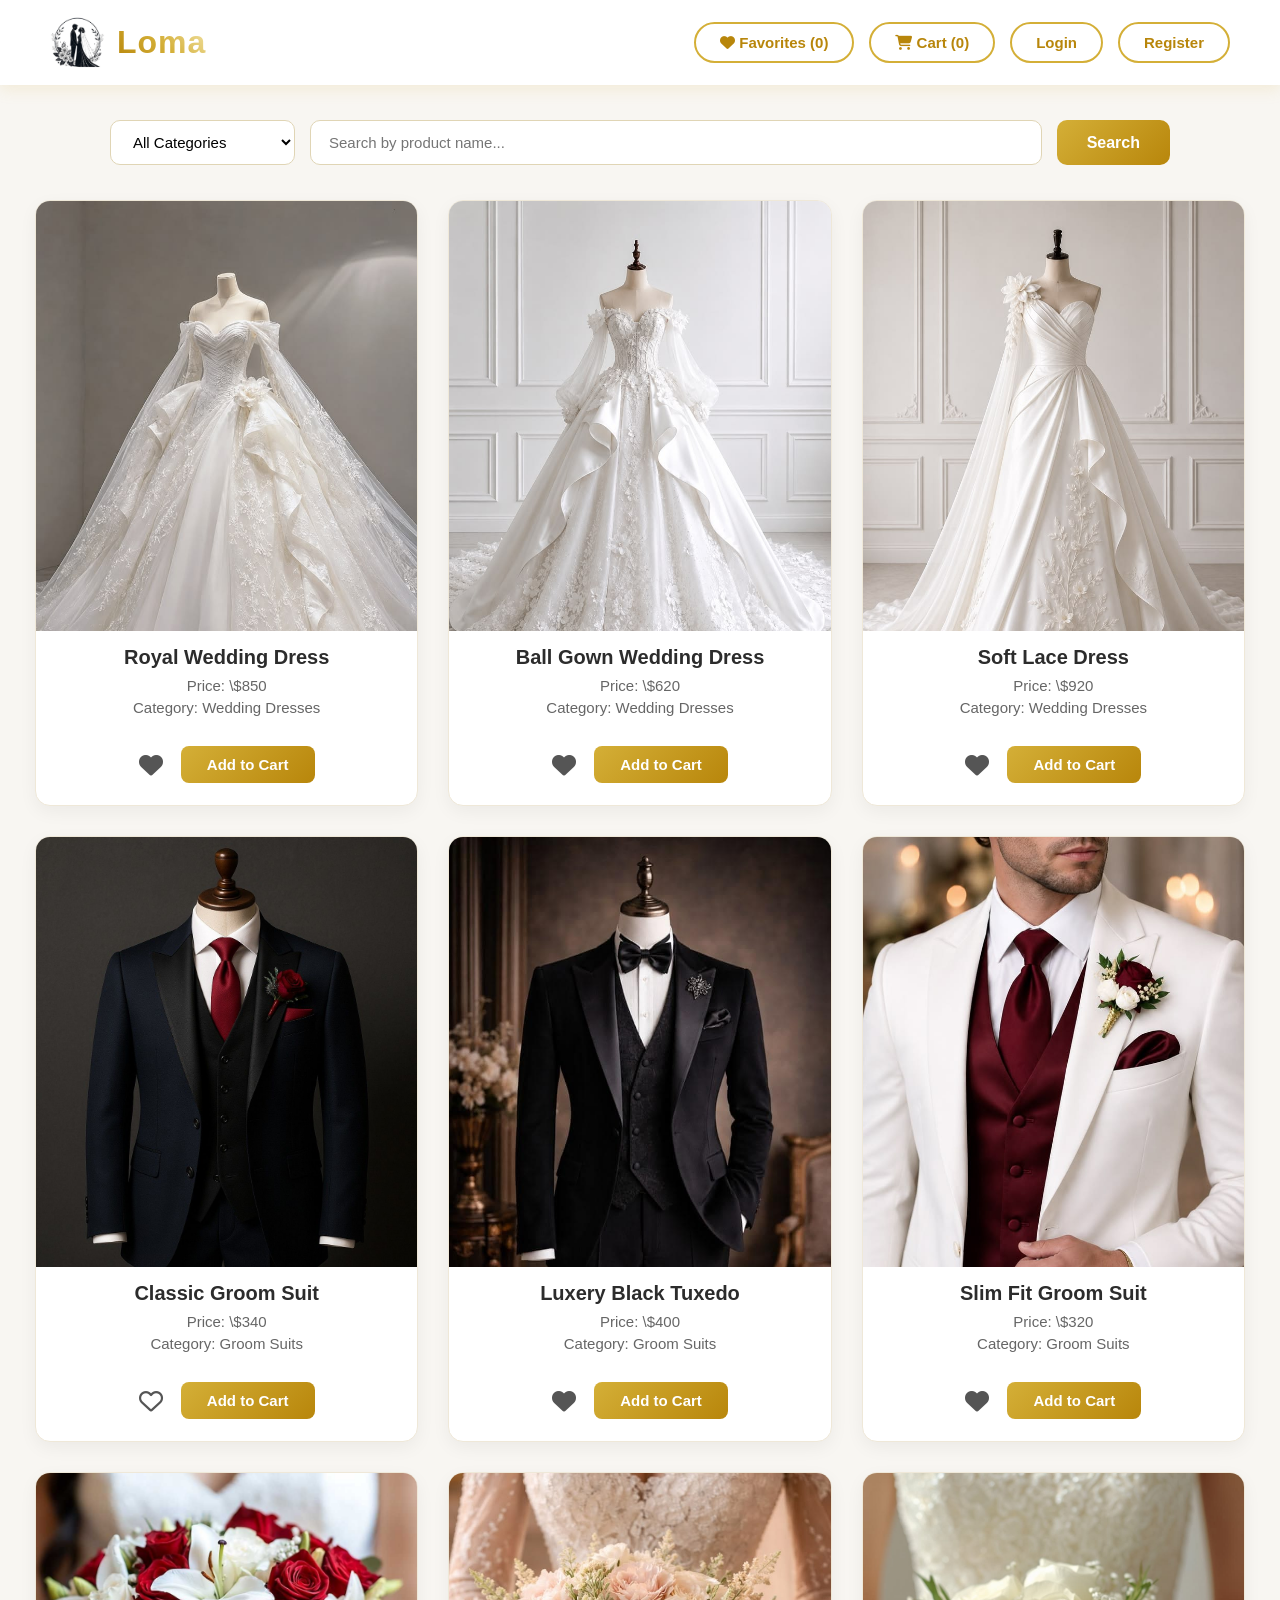
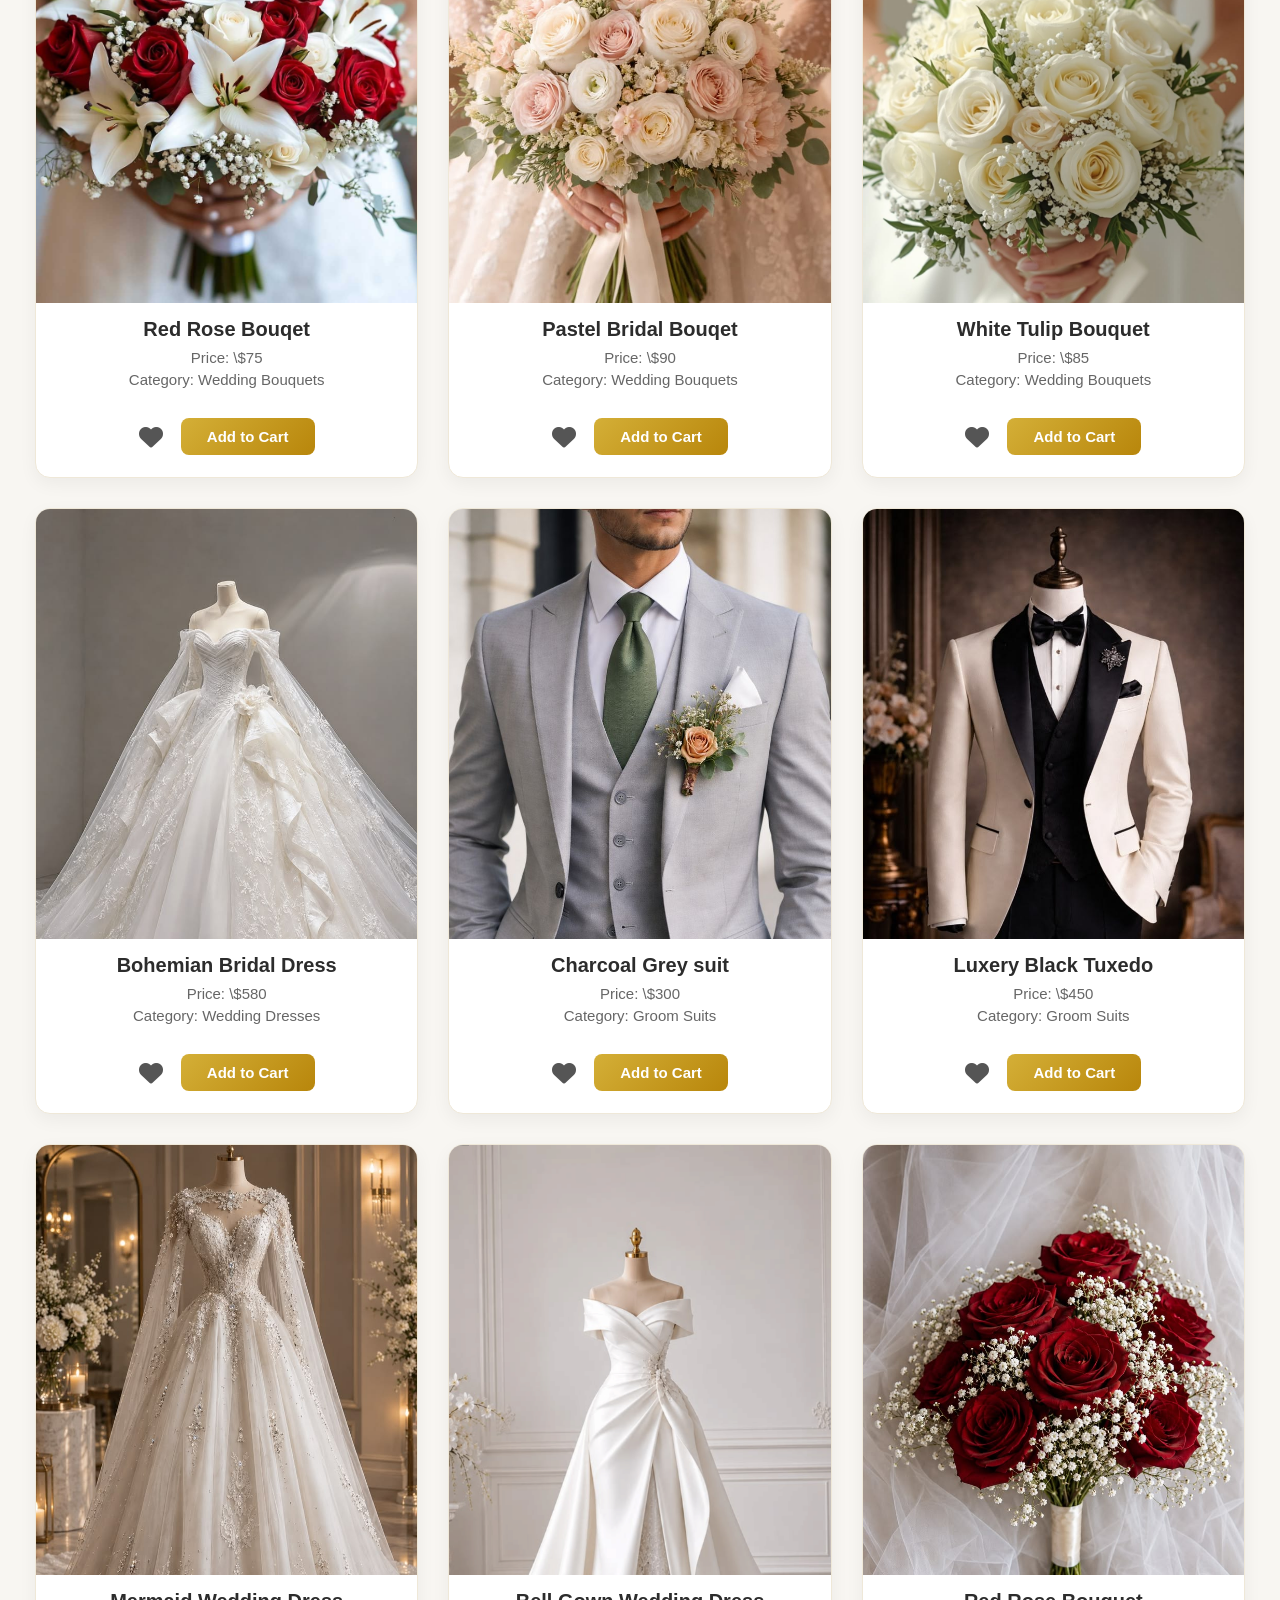
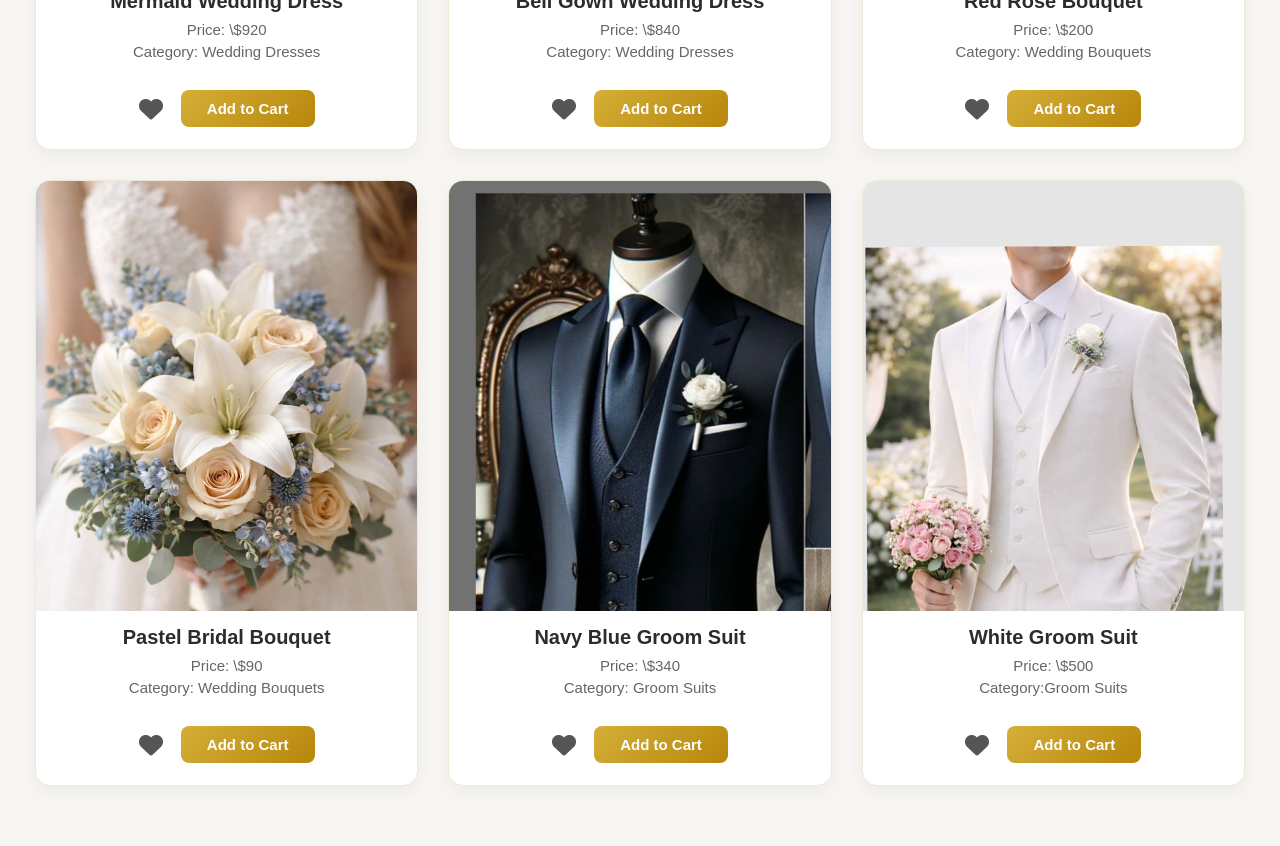
<file: index.html>
<!DOCTYPE html>
<html lang="en" dir="ltr">
<head>
    <meta charset="UTF-8">
    <meta name="viewport" content="width=device-width, initial-scale=1.0">
    <title>Loma - Wedding & Event Supplies</title>
    <link rel="stylesheet" href="css/all.css">
    <link rel="stylesheet" href="css/style.css">
    
</head>
<body>

    <!-- Header -->
    <header>
        <div class="logo">
            <img src="images/images.jfif" alt="Roma Logo" class="logo-img">
            <span class="brand-name">Loma</span>
        </div>
        
        <div class="header-buttons">
            <a href="favorites.html" class="btn" id="favLink">
                <i class="fa-solid fa-heart"></i> Favorites (<span id="favCount">0</span>)
            </a>
            <a href="cart.html" class="btn" id="cartLink">
                <i class="fa-solid fa-cart-shopping"></i> Cart (<span id="cartCount">0</span>)
            </a>
            <a href="login.html" class="btn">Login</a>
            <a href="register.html" class="btn">Register</a>
        </div>
    </header>

    <!-- Search & Filter Section -->
    <section class="search-section">
        <select id="categoryFilter">
            <option value="">All Categories</option>
            <option value="dresses">Wedding Dresses</option>
            <option value="suits">Groom Suits</option>
            <option value="bouquets">Wedding Bouquets</option>
        </select>
        <input type="text" id="searchInput" placeholder="Search by product name...">
        <button type="button" id="searchBtn">Search</button>
    </section>

    <!-- Products Grid (18 Products) -->
    <main class="products-container">
        <!-- Product 1 -->
        <div class="product-card">
            <img src="images/5384f646a953e2b94440c1239414d26f.jpg" alt="Royal Wedding Dress">
            <div class="product-info">
                <h3>Royal Wedding Dress</h3>
                <p>Price: \$850</p>
                <p>Category: Wedding Dresses</p>
            </div>
            <div class="actions">
                <i class="fa-solid fa-heart"></i>
                <button>Add to Cart</button>
            </div>
        </div>

        <!-- Product 2 -->
        <div class="product-card">
            <img src="images/a807d6228b68c50771a16542f70bc3ee.jpg" alt="Classic Groom Suit">
            <div class="product-info">
                <h3>Ball Gown Wedding Dress</h3>
                <p>Price: \$620</p>
                <p>Category: Wedding Dresses</p>
            </div>
            <div class="actions">
                <i class="fa-solid fa-heart"></i>
                <button>Add to Cart</button>
                
            </div>
        </div>

        <!-- Product 3 -->
        <div class="product-card">
            <img src="images/7a116fff385644e8fe7907719d769e08 (1).jpg" alt="Red Rose Bouquet">
            <div class="product-info">
                <h3>Soft Lace Dress</h3>
                <p>Price: \$920</p>
                <p>Category: Wedding Dresses</p>
            </div>
            <div class="actions">
<i class="fa-solid fa-heart"></i>
                <button>Add to Cart</button>
            </div>
        </div>

        <!-- Product 4 -->
        <div class="product-card">
            <img src="images/11168a2779ecbabbc82f5c2fc34c3dd2.jpg" alt="Soft Lace Dress">
            <div class="product-info">
                <h3>Classic Groom Suit</h3>
                <p>Price: \$340</p>
                <p>Category: Groom Suits</p>
            </div>
            <div class="actions">
                <i class="fa-regular fa-heart"></i>
                <button>Add to Cart</button>
            </div>
        </div>

        <!-- Product 5 -->
        <div class="product-card">
            <img src="images/114e8e459145b68b7c0579ad722489a8.jpg" alt="Slim Fit Groom Suit">
            <div class="product-info">
                <h3>Luxery Black Tuxedo</h3>
                <p>Price: \$400</p>
                <p>Category: Groom Suits</p>
            </div>
            <div class="actions">
                <i class="fa-solid fa-heart"></i>
                <button>Add to Cart</button>
            </div>
        </div>

        <!-- Product 6 -->
        <div class="product-card">
            <img src="images/156bd7e1de06838159556728f3429ccd.jpg" alt="Car Floral Arrangement">
            <div class="product-info">
                <h3>Slim Fit Groom Suit</h3>
                <p>Price: \$320</p>
                <p>Category: Groom Suits</p>
            </div>
            <div class="actions">
                <i class="fa-solid fa-heart"></i>
                <button>Add to Cart</button>
            </div>
        </div>

        <!-- Product 7 -->
        <div class="product-card">
            <img src="images/450acc2f4a8108e1eb0d6df9726fcbf0.jpg" alt="Ball Gown Wedding Dress">
            <div class="product-info">
                <h3>Red Rose Bouqet</h3>
                <p>Price: \$75</p>
                <p>Category: Wedding Bouquets</p>
            </div>
            <div class="actions">
                <i class="fa-solid fa-heart"></i>
                <button>Add to Cart</button>
            </div>
        </div>

        <!-- Product 8 -->
        <div class="product-card">
            <img src="images/58e8024d359953c187576b4277a52144.jpg" alt="Luxury Black Tuxedo">
            <div class="product-info">
                <h3>Pastel Bridal Bouqet</h3>
                <p>Price: \$90</p>
                <p>Category: Wedding Bouquets</p>
            </div>
            <div class="actions">
                <i class="fa-solid fa-heart"></i>
                <button>Add to Cart</button>
            </div>
        </div>

        <!-- Product 9 -->
        <div class="product-card">
<img src="images/7ea456158288616c2c0b0d3e9b6ba430.jpg" alt="Hall Floral Centerpiece">
            <div class="product-info">
                <h3>White Tulip Bouquet</h3>
                <p>Price: \$85</p>
                <p>Category: Wedding Bouquets</p>
            </div>
            <div class="actions">
                <i class="fa-solid fa-heart"></i>
                <button>Add to Cart</button>
            </div>
        </div>

        <!-- Product 10 -->
        <div class="product-card">
            <img src="images/5384f646a953e2b94440c1239414d26f.jpg" alt="Bohemian Bridal Dress">
            <div class="product-info">
                <h3>Bohemian Bridal Dress</h3>
                <p>Price: \$580</p>
                <p>Category: Wedding Dresses</p>
            </div>
            <div class="actions">
                <i class="fa-solid fa-heart"></i>
                <button>Add to Cart</button>
            </div>
        </div>

        <!-- Product 11 -->
        <div class="product-card">
            <img src="images/7d0a0094d0344d1534d8c14cb5ce44f4.jpg" alt="Charcoal Grey Suit">
            <div class="product-info">
                <h3>Charcoal Grey suit</h3>
                <p>Price: \$300</p>
                <p>Category: Groom Suits</p>
            </div>
            <div class="actions">
               <i class="fa-solid fa-heart"></i>
                <button>Add to Cart</button>
            </div>
        </div>

        <!-- Product 12 -->
        <div class="product-card">
                        <img src="images/71a26946a5753b7ddf3ff3806b6998cf.jpg" alt="White Aster Bouquet">
            <div class="product-info">
                <h3>Luxery Black Tuxedo</h3>
                <p>Price: \$450</p>
                <p>Category: Groom Suits</p>
            </div>
            <div class="actions">
                <i class="fa-solid fa-heart"></i>
                <button>Add to Cart</button>
            </div>
        </div>

        <!-- Product 13 -->
        <div class="product-card">
            <img src="images/88ba080a1af0ad17f69e7a68657f003a.jpg" alt="Mermaid Wedding Dress">
            <div class="product-info">
                <h3>Mermaid Wedding Dress</h3>
                <p>Price: \$920</p>
                <p>Category: Wedding Dresses</p>
            </div>
            <div class="actions">
                <i class="fa-solid fa-heart"></i>
                <button>Add to Cart</button>
            </div>
        </div>

        <!-- Product 14 -->
        <div class="product-card">
            <img src="images/download (7).png" alt="Navy Blue Groom Suit">
            <div class="product-info">
                <h3>Bell Gown Wedding Dress</h3>
                <p>Price: \$840</p>
                <p>Category: Wedding Dresses</p>
            </div>
            <div class="actions">
                <i class="fa-solid fa-heart"></i>
                <button>Add to Cart</button>
            </div>
        </div>

        <!-- Product 15 -->
        <div class="product-card">
            <img src="images/b8555bd0bcf5f3eb3fd3418d12a35075.jpg" alt="Pastel Bridal Bouquet">
            <div class="product-info">
                <h3>Red Rose Bouquet</h3>
                <p>Price: \$200</p>
                <p>Category: Wedding Bouquets</p>
            </div>
            <div class="actions">
               <i class="fa-solid fa-heart"></i>
                <button>Add to Cart</button>
            </div>
        </div>

        <!-- Product 16 -->
        <div class="product-card">
            <img src="images/c423db65f26b3c492874be40fcf9f2e2.jpg" alt="Embroidered Bridal Gown">
            <div class="product-info">
                  <h3>Pastel Bridal Bouquet</h3>
                <p>Price: \$90</p>
                <p>Category: Wedding Bouquets</p>
            </div>
            <div class="actions">
               <i class="fa-solid fa-heart"></i>
                <button>Add to Cart</button>
            </div>
        </div>

        <!-- Product 17 -->
        <div class="product-card">
            <img src="images/download.png" alt="Summer Beige Suit">
            <div class="product-info">
                <h3>Navy Blue Groom Suit</h3>
                <p>Price: \$340</p>
                <p>Category: Groom Suits</p>
            </div>
            <div class="actions">
              <i class="fa-solid fa-heart"></i>
                <button>Add to Cart</button>
            </div>
        </div>

        <!-- Product 18 -->
        <div class="product-card">
            <img src="images/download (1).png" alt="White Tulip Bouquet">
            <div class="product-info">
                <h3>White Groom Suit</h3>
                <p>Price: \$500</p>
                <p>Category:Groom Suits </p>
            </div>
            <div class="actions">
                <i class="fa-solid fa-heart"></i>
                <button>Add to Cart</button>
            </div>
        </div>
    </main>
<script src="js/script.js"></script>

</body>
</html>
</file>
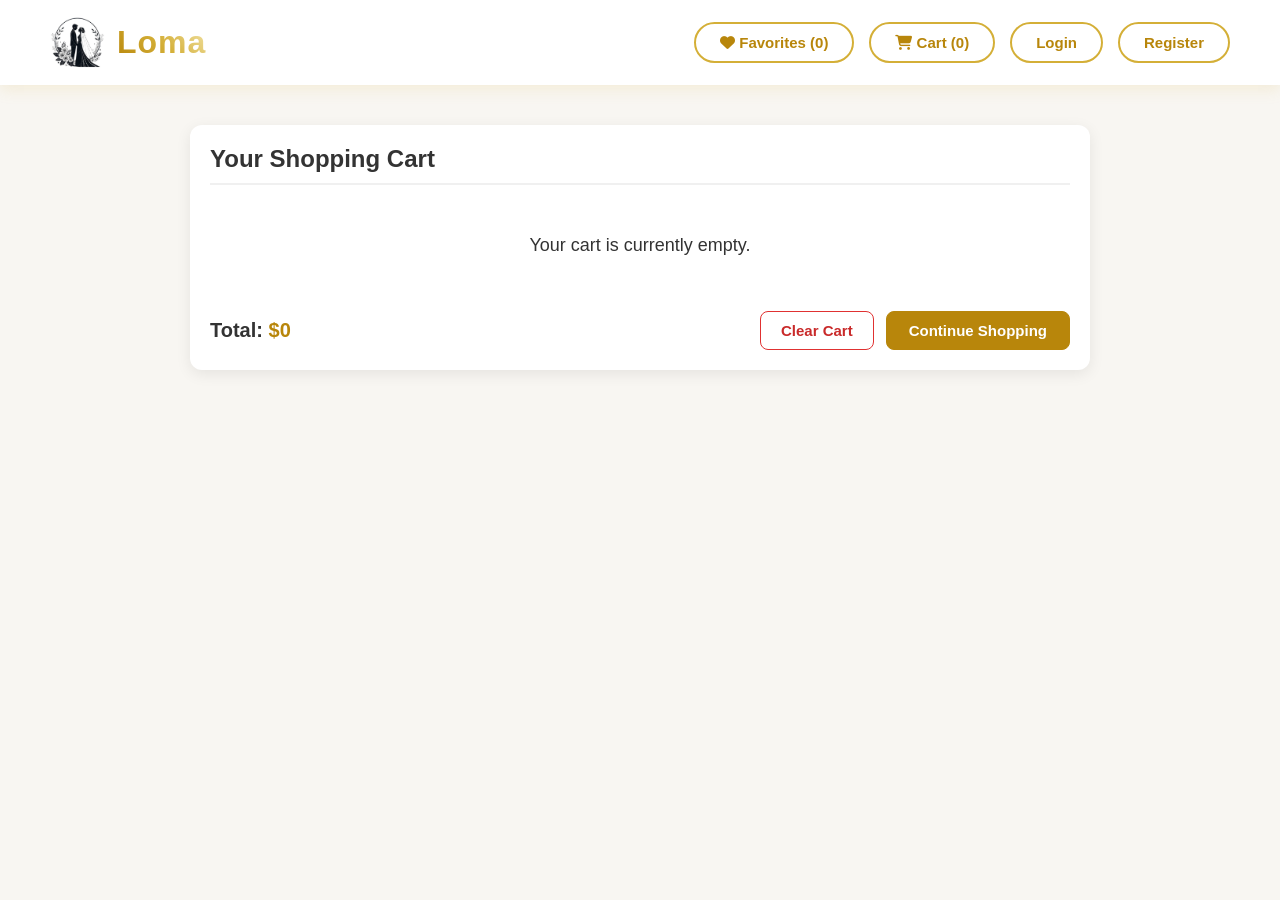
<file: cart.html>
<!DOCTYPE html>
<html lang="en" dir="ltr">
<head>
    <meta charset="UTF-8">
    <meta name="viewport" content="width=device-width, initial-scale=1.0">
    <title>Loma - Shopping Cart</title>
    <link rel="stylesheet" href="css/all.css">
    <link rel="stylesheet" href="css/style.css">
</head>
<body>

    <!-- Header -->
    <header>
        <div class="logo">
            <img src="images/images.jfif" alt="Loma Logo" class="logo-img">
            <span class="brand-name">Loma</span>
        </div>

        <div class="header-buttons">
            <a href="favorites.html" class="btn" id="favLink">
                <i class="fa-solid fa-heart"></i> Favorites (<span id="favCount">0</span>)
            </a>
            <a href="cart.html" class="btn" id="cartLink">
                <i class="fa-solid fa-cart-shopping"></i> Cart (<span id="cartCount">0</span>)
            </a>
            <a href="login.html" class="btn">Login</a>
            <a href="register.html" class="btn">Register</a>
        </div>
    </header>

    <!-- Cart Section -->
    <main style="max-width: 900px; margin: 40px auto; padding: 20px; background: #fff; border-radius: 12px; box-shadow: 0 4px 15px rgba(0,0,0,0.08);">
        <h2 style="margin-bottom: 20px; border-bottom: 2px solid #f0f0f0; padding-bottom: 10px;">Your Shopping Cart</h2>

        <div id="cartItems"></div>

        <div style="display: flex; justify-content: space-between; align-items: center; margin-top: 25px; flex-wrap: wrap; gap: 15px;">
            <div style="font-size: 20px; font-weight: bold;">
                Total: <span id="cartTotal" style="color: #b8860b;">$0</span>
            </div>
            <div class="cart-actions">
                <button type="button" id="clearCartBtn" class="clear-btn">Clear Cart</button>
                <a href="index.html" class="continue-btn">Continue Shopping</a>
            </div>
        </div>
    </main>

    <script src="js/script.js"></script>
</body>
</html>
</file>
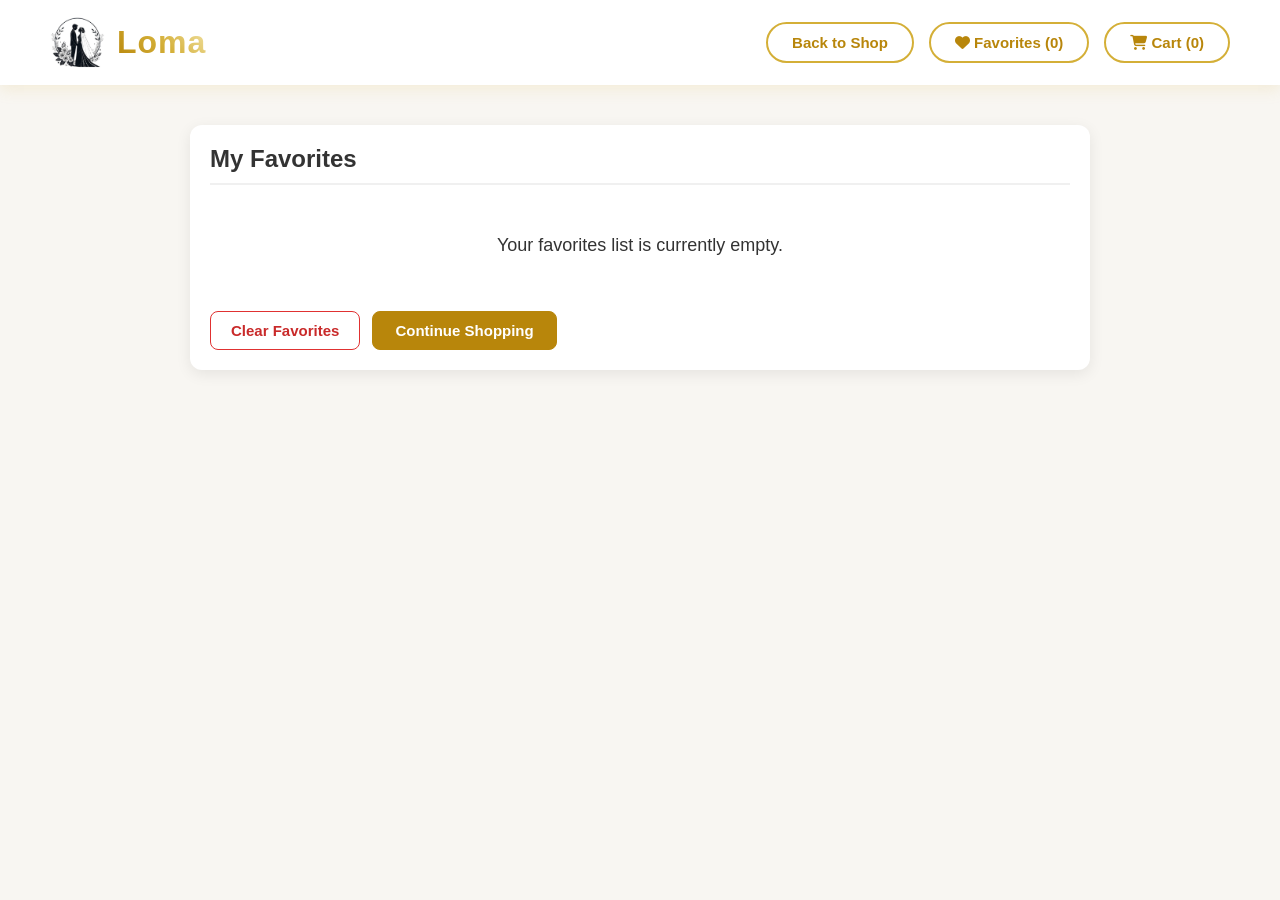
<file: favorites.html>
<!DOCTYPE html>
<html lang="en" dir="ltr">
<head>
    <meta charset="UTF-8">
    <meta name="viewport" content="width=device-width, initial-scale=1.0">
    <title>Loma - My Favorites</title>
    <link rel="stylesheet" href="css/all.css">
    <link rel="stylesheet" href="css/style.css">
</head>
<body>

    <!-- Header -->
    <header>
        <div class="logo">
            <img src="images/images.jfif" alt="Loma Logo" class="logo-img">
            <span class="brand-name">Loma</span>
        </div>

        <div class="header-buttons">
            <a href="index.html" class="btn">Back to Shop</a>
            <a href="favorites.html" class="btn" id="favLink">
                <i class="fa-solid fa-heart"></i> Favorites (<span id="favCount">0</span>)
            </a>
            <a href="cart.html" class="btn" id="cartLink">
                <i class="fa-solid fa-cart-shopping"></i> Cart (<span id="cartCount">0</span>)
            </a>
        </div>
    </header>

    <!-- Favorites Section -->
    <main style="max-width: 900px; margin: 40px auto; padding: 20px; background: #fff; border-radius: 12px; box-shadow: 0 4px 15px rgba(0,0,0,0.08);">
        <h2 style="margin-bottom: 20px; border-bottom: 2px solid #f0f0f0; padding-bottom: 10px;">My Favorites</h2>

        <div id="favItems"></div>

        <div style="display: flex; justify-content: space-between; align-items: center; margin-top: 25px; flex-wrap: wrap; gap: 15px;">
            <div class="cart-actions">
                <button type="button" id="clearFavBtn" class="clear-btn">Clear Favorites</button>
                <a href="index.html" class="continue-btn">Continue Shopping</a>
            </div>
        </div>
    </main>

    <script src="js/script.js"></script>
</body>
</html>
</file>
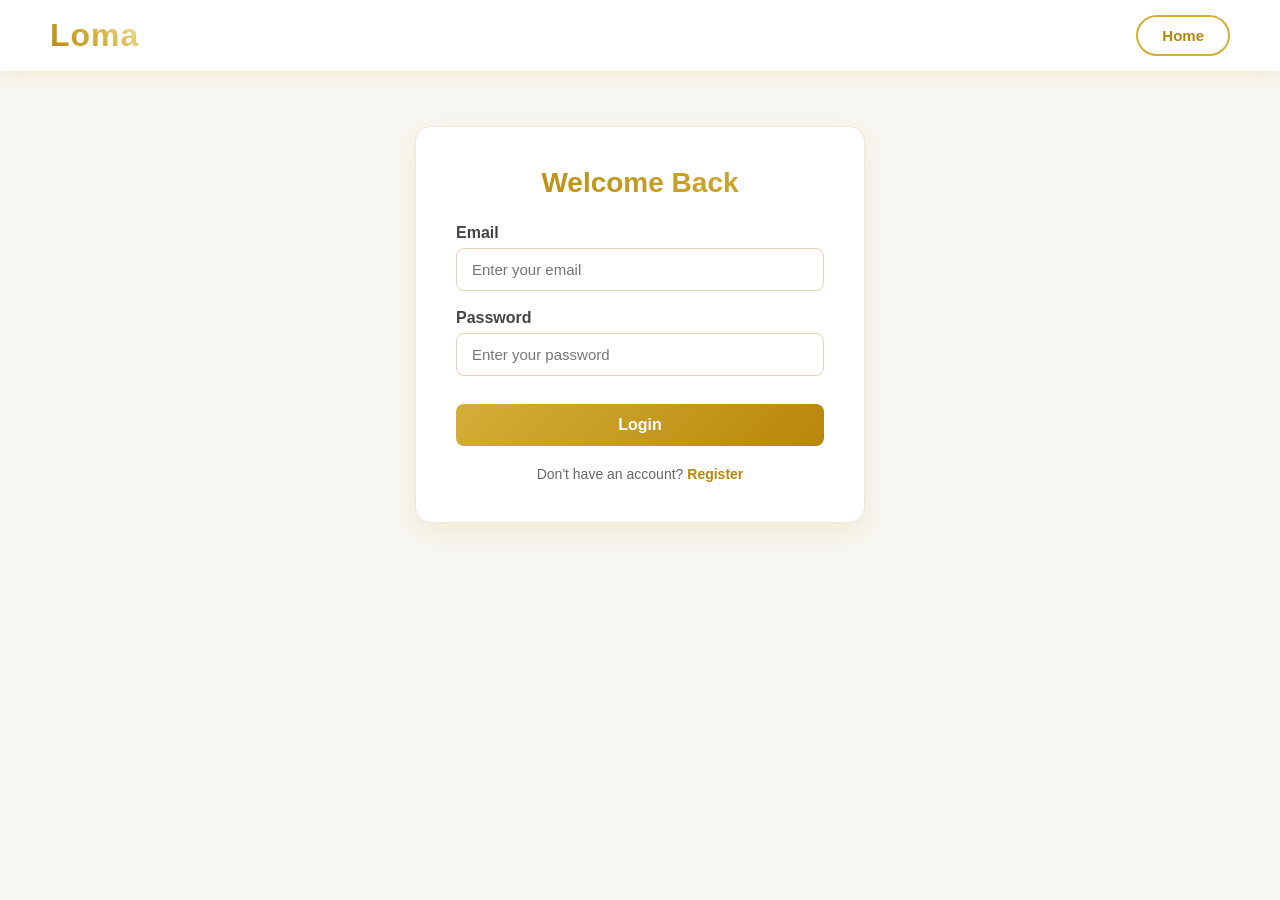
<file: login.html>
<!DOCTYPE html>
<html lang="en">
<head>
    <meta charset="UTF-8">
    <meta name="viewport" content="width=device-width, initial-scale=1.0">
    <title>Loma - Login</title>
    <link rel="stylesheet" href="css/all.css">
    <link rel="stylesheet" href="css/style.css">
    
</head>
<body>

    <header>
        <div class="logo">
            <span class="brand-name">Loma</span>
        </div>
        <div class="header-buttons">
            <a href="index.html" class="btn">Home</a>
        </div>
    </header>

    <div class="auth-container">
        <h2>Welcome Back</h2>
        <form id="loginForm">
            <div class="form-group full">
                <label>Email</label>
                <input type="email" id="loginEmail" placeholder="Enter your email" required>
            </div>
            <div class="form-group full">
                <label>Password</label>
                <input type="password" id="loginPassword" placeholder="Enter your password" required>
            </div>
            <button type="submit" class="auth-btn">Login</button>
        </form>
        <div class="auth-switch">
            Don't have an account? <a href="register.html">Register</a>
        </div>
    </div>
<script src="js/script.js"></script>
</body>
</html>
</file>
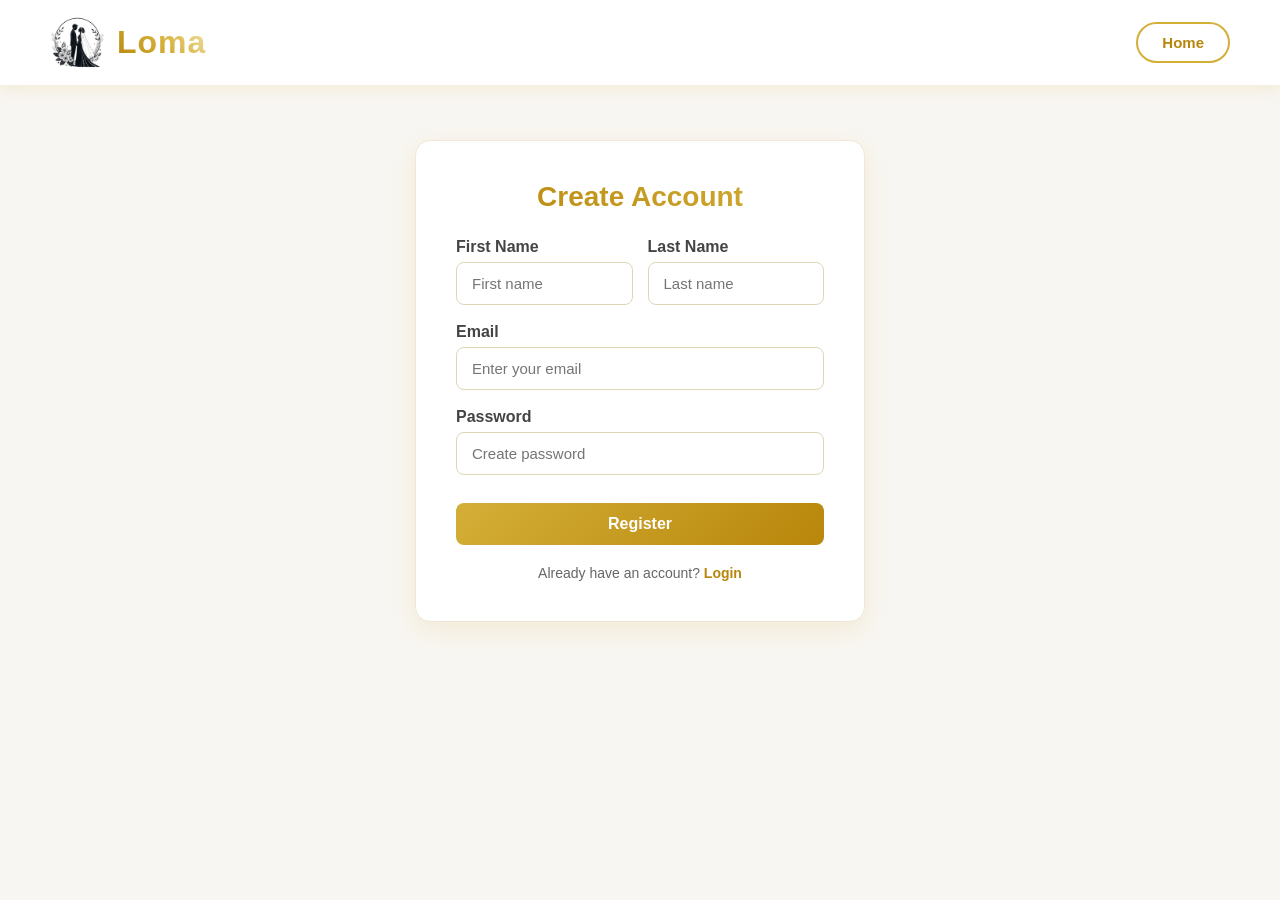
<file: register.html>
<!DOCTYPE html>
<html lang="en" dir="ltr">
<head>
    <meta charset="UTF-8">
    <meta name="viewport" content="width=device-width, initial-scale=1.0">
    <title>Loma - Register</title>
    <link rel="stylesheet" href="css/all.css">
    <link rel="stylesheet" href="css/style.css">
</head>
<body>

    <header>
        <div class="logo">
            <img src="images/images.jfif" alt="Roma Logo" class="logo-img">
            <span class="brand-name">Loma</span>
        </div>
        <div class="header-buttons">
            <a href="index.html" class="btn">Home</a>
        </div>
    </header>

    <div class="auth-container">
        <h2>Create Account</h2>
        <form id="registerForm">
            <div class="form-row">
                <div class="form-group">
                    <label for="firstName">First Name</label>
                    <input type="text" id="firstName" placeholder="First name" required>
                </div>
                <div class="form-group">
                    <label for="lastName">Last Name</label>
                    <input type="text" id="lastName" placeholder="Last name" required>
                </div>
            </div>
            <div class="form-group full">
                <label for="regEmail">Email</label>
                <input type="email" id="regEmail" placeholder="Enter your email" required>
            </div>
            <div class="form-group full">
                <label for="regPassword">Password</label>
                <input type="password" id="regPassword" placeholder="Create password" required>
            </div>
            <p id="registerMsg" style="display: none; padding: 10px 12px; border-radius: 8px; font-size: 14px; font-weight: 600; margin-bottom: 12px; text-align: center;"></p>
            <button type="submit" class="auth-btn">Register</button>
        </form>
        <div class="auth-switch">
            Already have an account? <a href="login.html">Login</a>
        </div>
    </div>

    <script src="js/script.js"></script>
</body>
</html>
</file>
<file: css/style.css>
/* General Reset & Typography */
* {
    margin: 0;
    padding: 0;
    box-sizing: border-box;
    font-family: 'Segoe UI', Tahoma, Geneva, Verdana, sans-serif;
}

body {
    background-color: #f8f6f2;
    color: #333;
    direction: ltr;
    overflow-x: hidden;
}

/* Header */
header {
    background-color: #ffffff;
    padding: 15px 50px;
    display: flex;
    justify-content: space-between;
    align-items: center;
    box-shadow: 0 4px 15px rgba(212, 175, 55, 0.15);
    position: sticky;
    top: 0;
    z-index: 1000;
}

.logo {
    display: flex;
    align-items: center;
    gap: 12px;
}

.logo-img {
    width: 55px;
    height: 55px;
    object-fit: contain;
}

.brand-name {
    font-size: 32px;
    font-weight: bold;
    background: linear-gradient(45deg, #b8860b, #d4af37, #f3e5ab);
    -webkit-background-clip: text;
    -webkit-text-fill-color: transparent;
    display: inline-block;
    letter-spacing: 1px;
}

/* Header Buttons (Login & Register) */
.header-buttons {
    display: flex;
    gap: 15px;
    align-items: center;
}

.header-buttons .btn {
    text-decoration: none;
    padding: 10px 24px;
    border-radius: 25px;
    font-weight: 600;
    font-size: 15px;
    color: #b8860b;
    border: 2px solid #d4af37;
    background-color: transparent;
    transition: all 0.5s ease;
}

.header-buttons .btn:hover {
    background: linear-gradient(135deg, #d4af37, #b8860b);
    color: #ffffff;
    box-shadow: 0 0 15px rgba(212, 175, 55, 0.6);
    transform: translateY(-2px);
}

/* Search & Filter Section */
.search-section {
    max-width: 1100px;
    margin: 35px auto;
    padding: 0 20px;
    display: flex;
    gap: 15px;
    justify-content: center;
}

.search-section select,
.search-section input {
    padding: 12px 18px;
    border: 1.5px solid #e0d5b5;
    border-radius: 10px;
    font-size: 15px;
    outline: none;
    background-color: #ffffff;
    transition: all 0.5s ease;
}

.search-section input {
    flex: 1;
}

.search-section select:focus,
.search-section input:focus,
.search-section select:hover,
.search-section input:hover {
    border-color: #d4af37;
    box-shadow: 0 0 15px rgba(212, 175, 55, 0.45);
}

.search-section button {
    padding: 12px 30px;
    background: linear-gradient(135deg, #d4af37, #b8860b);
    color: #ffffff;
    border: none;
    border-radius: 10px;
    font-size: 16px;
    font-weight: 600;
    cursor: pointer;
    transition: all 0.5s ease;
}

.search-section button:hover {
    background: linear-gradient(135deg, #b8860b, #8b6508);
    box-shadow: 0 0 18px rgba(212, 175, 55, 0.7);
    transform: scale(1.03);
}

/* Products Grid */
.products-container {
    max-width: 1250px;
    margin: 0 auto 60px;
    padding: 0 20px;
    display: grid;
    grid-template-columns: repeat(3, 1fr);
    gap: 30px;
}

/* Product Card */
.product-card {
    background-color: #ffffff;
    border-radius: 15px;
    overflow: hidden;
    border: 1.5px solid #efe8d8;
    box-shadow: 0 6px 18px rgba(0, 0, 0, 0.05);
    display: flex;
    flex-direction: column;
    justify-content: space-between;
    transition: all 0.6s ease;
}

.product-card:hover {
    transform: translateY(-8px);
    border-color: #d4af37;
    box-shadow: 0 10px 28px rgba(212, 175, 55, 0.4);
}

.product-card img {
    width: 100%;
    height: 430px;
    object-fit: cover;
    object-position: top center;
    display: block;
    transition: transform 0.7s ease;
}

.product-card:hover img {
    transform: scale(1.03);
}

.product-info {
    padding: 15px 20px 10px;
    text-align: center;
}

.product-info h3 {
    font-size: 20px;
    color: #2c2c2c;
    margin-bottom: 8px;
}

.product-info p {
    font-size: 15px;
    color: #666;
    margin-bottom: 5px;
}

/* Actions (Heart & Add to Cart) */
.actions {
    padding: 15px 25px 22px;
    display: flex;
    justify-content: center;
    align-items: center;
    gap: 18px;
}

.actions i {
    font-size: 24px;
    color: #555;
    cursor: pointer;
    transition: all 0.4s ease;
}

.actions i:hover,
.actions i.active {
    color: #e63946;
    font-weight: 900;
    transform: scale(1.2);
}

.actions i.is-favorite {
    color: #e03131;
}

.actions button {
    padding: 10px 26px;
    background: linear-gradient(135deg, #d4af37, #b8860b);
    color: #ffffff;
    border: none;
    border-radius: 8px;
    font-size: 15px;
    font-weight: 600;
    cursor: pointer;
    transition: all 0.5s ease;
}

.actions button:hover {
    background: linear-gradient(135deg, #b8860b, #8b6508);
    box-shadow: 0 0 16px rgba(212, 175, 55, 0.65);
    transform: scale(1.04);
}

/* Auth Pages Layout (Login & Register) */
.auth-container {
    max-width: 450px;
    margin: 55px auto;
    background: #ffffff;
    padding: 40px;
    border-radius: 15px;
    border: 1.5px solid #efe8d8;
    box-shadow: 0 8px 25px rgba(212, 175, 55, 0.15);
}

.auth-container h2 {
    text-align: center;
    margin-bottom: 25px;
    font-size: 28px;
    background: linear-gradient(45deg, #b8860b, #d4af37);
    -webkit-background-clip: text;
    -webkit-text-fill-color: transparent;
}

.form-row {
    display: flex;
    gap: 15px;
}

.form-group {
    margin-bottom: 18px;
    flex: 1;
}

.form-group.full {
    flex: 100%;
}

.form-group label {
    display: block;
    margin-bottom: 6px;
    font-weight: 600;
    color: #444;
}

.form-group input {
    width: 100%;
    padding: 12px 15px;
    border: 1.5px solid #e0d5b5;
    border-radius: 8px;
    outline: none;
    font-size: 15px;
    transition: all 0.4s ease;
}

.form-group input:focus {
    border-color: #d4af37;
    box-shadow: 0 0 12px rgba(212, 175, 55, 0.35);
}

.auth-btn {
    width: 100%;
    padding: 12px;
    background: linear-gradient(135deg, #d4af37, #b8860b);
    color: #ffffff;
    border: none;
    border-radius: 8px;
    font-size: 16px;
    font-weight: 600;
    cursor: pointer;
    transition: all 0.4s ease;
    margin-top: 10px;
}

.auth-btn:hover {
    background: linear-gradient(135deg, #b8860b, #8b6508);
    box-shadow: 0 0 15px rgba(212, 175, 55, 0.6);
}

.auth-switch {
    text-align: center;
    margin-top: 20px;
    font-size: 14px;
    color: #666;
}

.auth-switch a {
    color: #b8860b;
    text-decoration: none;
    font-weight: 600;
}

.auth-switch a:hover {
    text-decoration: underline;
}

/* Cart & Favorites Action Buttons */
.cart-actions {
    display: flex;
    align-items: center;
    gap: 12px;
    flex-wrap: wrap;
}

.clear-btn {
    background-color: transparent;
    color: #c92a2a;
    border: 1.5px solid #e03131;
    padding: 10px 20px;
    border-radius: 8px;
    font-size: 15px;
    font-weight: 600;
    cursor: pointer;
    transition: all 0.25s ease;
}

.clear-btn:hover {
    background-color: #e03131;
    color: #ffffff;
}

.continue-btn {
    display: inline-block;
    text-decoration: none;
    background-color: #b8860b;
    color: #ffffff;
    border: 1.5px solid #b8860b;
    padding: 10px 22px;
    border-radius: 8px;
    font-size: 15px;
    font-weight: 600;
    cursor: pointer;
    transition: all 0.25s ease;
}

.continue-btn:hover {
    background-color: #996f08;
    border-color: #996f08;
}

/* Responsive Design for Mobile (<= 768px) */
@media (max-width: 768px) {
    header {
        flex-direction: column;
        align-items: center;
        gap: 10px;
        padding: 12px 15px;
    }

    .logo-img {
        width: 42px;
        height: 42px;
    }

    .brand-name {
        font-size: 24px;
    }

    .header-buttons {
        display: flex;
        flex-wrap: wrap;
        justify-content: center;
        align-items: center;
        gap: 8px;
        width: 100%;
    }

    .header-buttons .btn,
    .header-buttons button {
        padding: 7px 12px;
        font-size: 13px;
        white-space: nowrap;
    }

    .user-greeting {
        width: 100%;
        justify-content: center;
        font-size: 14px !important;
        margin-top: 2px;
    }

    .search-section {
        flex-direction: column;
        margin: 20px auto;
        padding: 0 15px;
        gap: 10px;
    }

    .search-section select,
    .search-section input,
    .search-section button {
        width: 100%;
        font-size: 14px;
        padding: 11px 14px;
    }

    .products-container {
        grid-template-columns: 1fr;
        gap: 20px;
        padding: 0 15px;
        margin-bottom: 40px;
    }

    .product-card img {
        height: 310px;
    }

    .product-info h3 {
        font-size: 18px;
    }

    .actions {
        padding: 12px 18px 18px;
        justify-content: space-between;
        gap: 12px;
    }

    .actions button {
        flex: 1;
        padding: 9px 14px;
        font-size: 14px;
    }

    .auth-container {
        margin: 25px 15px;
        padding: 25px 20px;
    }

    .form-row {
        flex-direction: column;
        gap: 0;
    }
}
</file>
